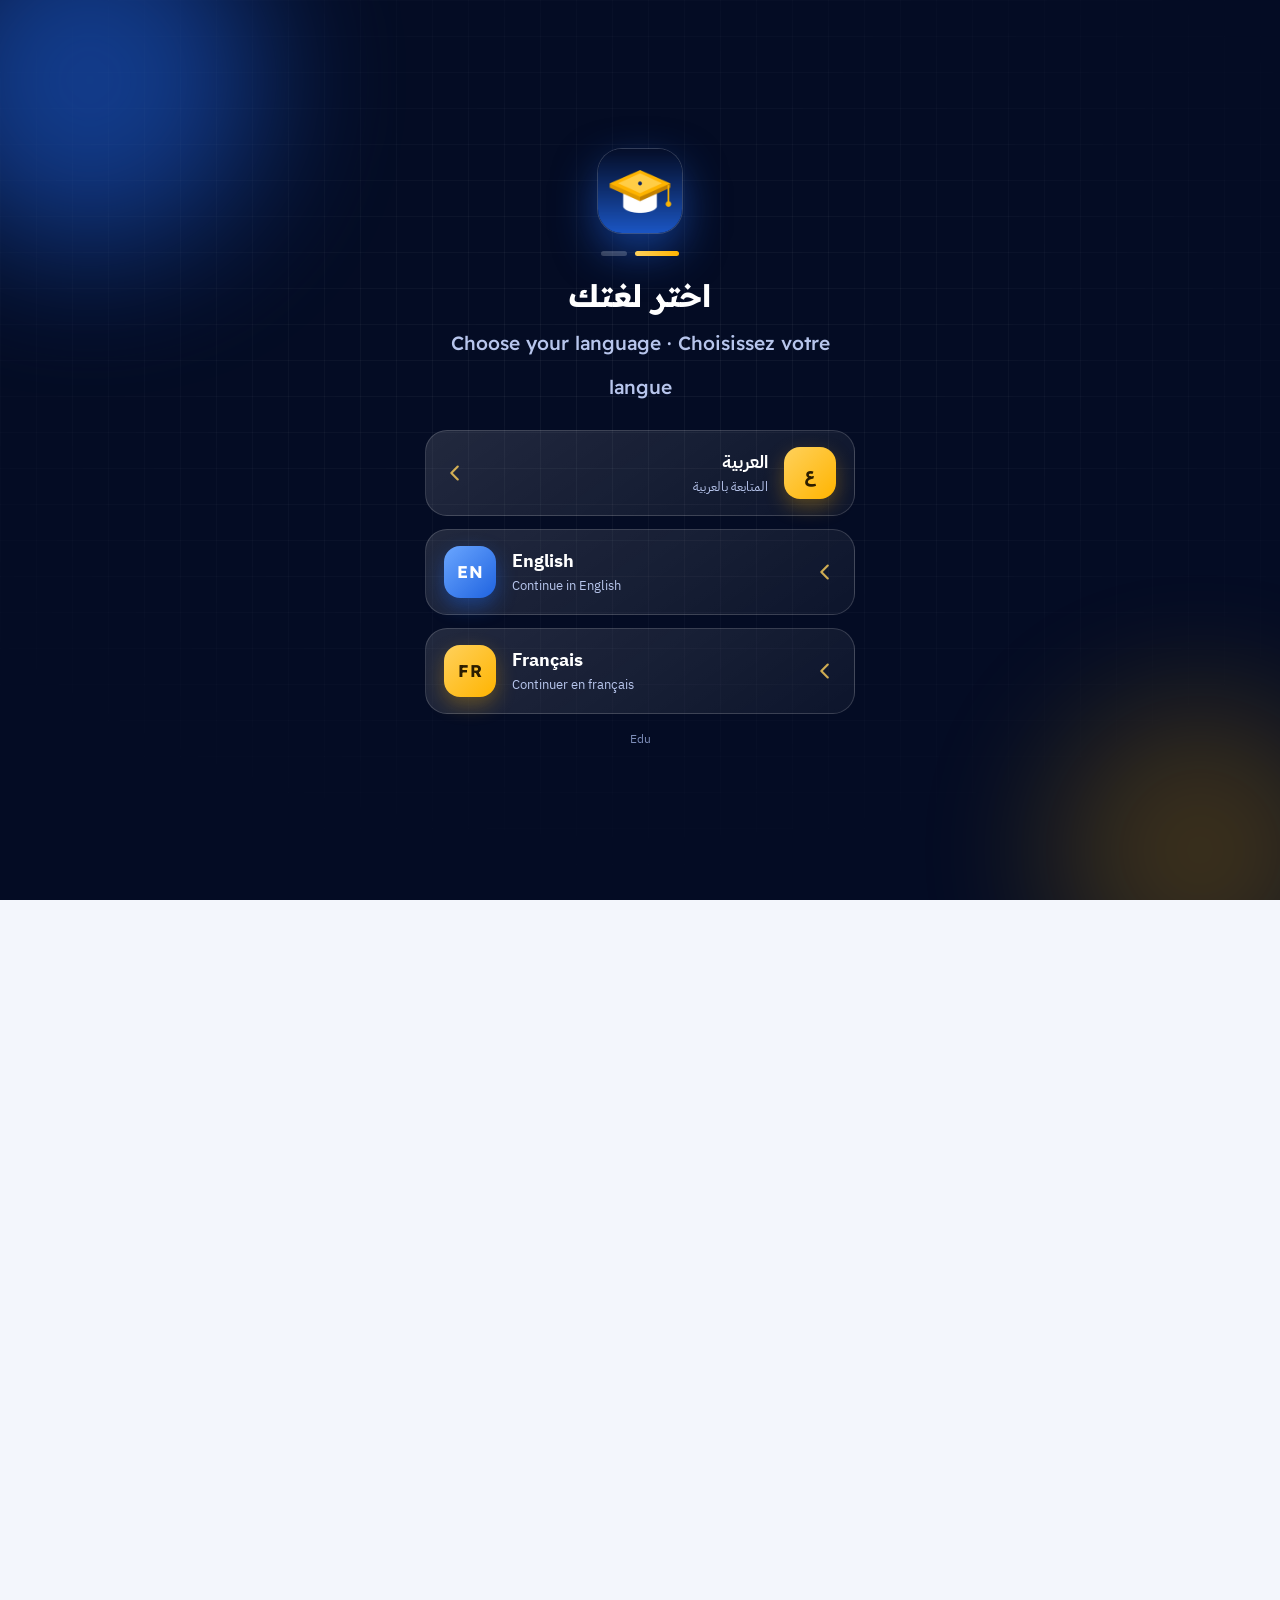
<file: index.html>
<!DOCTYPE html>
<html lang="ar" dir="rtl">
<head>
<meta charset="utf-8">
<meta name="viewport" content="width=device-width, initial-scale=1, viewport-fit=cover">
<title>Edu | منصة الاختبارات الإلكترونية والشهادات</title>
<meta name="description" content="أنشئ اختبارات MCQ بمدة ومواعيد محددة، وانشرها لطلابك بتنبيه، وصحّح تلقائيًا، وأصدر شهادات التفوق وأطلق دوري الأبطال. بوابة للطالب وبوابة للمعلم. تجربة مجانية 3 أيام.">
<meta name="theme-color" content="#050F2B">
<link rel="icon" type="image/png" sizes="32x32" href="assets/favicon-32.png">
<link rel="icon" type="image/png" sizes="192x192" href="assets/icon-192.png"><link rel="apple-touch-icon" sizes="180x180" href="assets/favicon.png"><meta name="apple-mobile-web-app-capable" content="yes"><meta name="apple-mobile-web-app-title" content="Edu">
<link rel="manifest" href="manifest.webmanifest">
<meta property="og:title" content="Edu — منصة الاختبارات الإلكترونية">
<meta property="og:image" content="assets/poster.jpg">
<link rel="preconnect" href="https://fonts.googleapis.com">
<link rel="preconnect" href="https://fonts.gstatic.com" crossorigin>
<link rel="stylesheet" href="https://fonts.googleapis.com/css2?family=IBM+Plex+Sans+Arabic:wght@400;500;600;700&family=Readex+Pro:wght@400;500;600;700&display=swap">
<link rel="stylesheet" href="assets/edu.css">
<script src="assets/edu.js" data-min="1900"></script>
<style>
:root{
  --navy:#050F2B; --navy2:#0A2260; --blue:#1F63E0; --sky:#4C8DFF; --amber:#FFB400; --amber2:#FFD15C; --teal:#13B59B;
  --ink:#0B1633; --mut:#55627F; --paper:#F3F6FC; --grid:#DCE4F5; --card:#fff; --line:#E1E8F6; --ok:#0E9F7E; --bad:#D6453D;
  --r:20px; --font-h:"Readex Pro","IBM Plex Sans Arabic",Tahoma,sans-serif; --font-b:"IBM Plex Sans Arabic","Readex Pro",Tahoma,sans-serif;
}
*{box-sizing:border-box;margin:0}
html{scroll-behavior:smooth;scroll-padding-top:84px;-webkit-text-size-adjust:100%}
body{font:400 16.5px/1.95 var(--font-b);color:var(--ink);background:var(--paper);overflow-x:hidden}
/* ورق مسطّر بالمربعات — هوية «كراسة الامتحان» */
.graph{background-color:var(--paper);background-image:linear-gradient(var(--grid) 1px,transparent 1px),linear-gradient(90deg,var(--grid) 1px,transparent 1px);background-size:34px 34px}
h1,h2,h3,h4{font-family:var(--font-h);line-height:1.5;font-weight:700;letter-spacing:0}
img,video{max-width:100%;display:block}
a{color:inherit}
.w{width:min(1160px,100% - 40px);margin-inline:auto}
:focus-visible{outline:3px solid var(--amber);outline-offset:3px;border-radius:8px}
.sr{position:absolute;width:1px;height:1px;overflow:hidden;clip:rect(0 0 0 0)}

/* ------------------------------ الأزرار ------------------------------ */
.btn{display:inline-flex;align-items:center;justify-content:center;gap:10px;padding:13px 26px;border-radius:14px;border:0;font:600 16px var(--font-h);cursor:pointer;text-decoration:none;transition:transform .18s,box-shadow .25s,background .25s;white-space:nowrap}
.btn:hover{transform:translateY(-3px)}
.btn svg{width:20px;height:20px;flex:none}
.b-amber{background:linear-gradient(135deg,var(--amber2),var(--amber));color:#2B1D00;box-shadow:0 10px 26px rgba(255,180,0,.35)}
.b-blue{background:linear-gradient(135deg,var(--sky),var(--blue));color:#fff;box-shadow:0 10px 26px rgba(31,99,224,.35)}
.b-navy{background:var(--navy2);color:#fff;box-shadow:0 10px 26px rgba(10,34,96,.3)}
.b-line{background:transparent;color:var(--navy2);box-shadow:inset 0 0 0 2px var(--navy2)}
.b-ghost{background:rgba(255,255,255,.1);color:#fff;box-shadow:inset 0 0 0 1.5px rgba(255,255,255,.35)}
.b-wa{background:linear-gradient(135deg,#25D366,#13A84F);color:#fff;box-shadow:0 10px 26px rgba(37,211,102,.32)}
.sm{padding:9px 18px;font-size:14.5px;border-radius:12px}

/* ------------------------------ الشريط العلوي ------------------------------ */
nav{position:sticky;top:0;z-index:50;background:rgba(243,246,252,.82);backdrop-filter:blur(14px);-webkit-backdrop-filter:blur(14px);border-bottom:1px solid var(--line);padding-top:env(safe-area-inset-top,0)}
nav .w{display:flex;align-items:center;justify-content:space-between;gap:14px;height:70px}
.brand{display:flex;align-items:center;gap:12px;text-decoration:none}
.brand img{width:44px;height:auto;border-radius:12px}
.brand b{white-space:nowrap;font:700 20px var(--font-h);color:var(--navy2);direction:ltr;letter-spacing:.2px}
.brand b i{font-style:normal;color:var(--amber)}
.links{display:flex;gap:26px}
.links a{text-decoration:none;color:var(--mut);font-weight:500;font-size:15px;position:relative;padding:4px 0}
.links a::after{content:"";position:absolute;inset:auto 0 -2px;height:3px;border-radius:3px;background:var(--amber);transform:scaleX(0);transition:transform .25s}
.links a:hover{color:var(--ink)} .links a:hover::after{transform:scaleX(1)}
.nbtn{display:flex;gap:8px}

/* ------------------------------ البطل ------------------------------ */
.hero{position:relative;padding:54px 0 0;overflow:hidden}
.hero::before{content:"";position:absolute;inset:0;background:radial-gradient(55% 60% at 88% 8%,rgba(76,141,255,.22),transparent 70%),radial-gradient(40% 45% at 5% 40%,rgba(19,181,155,.14),transparent 70%);pointer-events:none}
.hero .w{position:relative;display:grid;grid-template-columns:1.05fr .95fr;gap:54px;align-items:center}
.hero h1{font-size:clamp(34px,5.4vw,60px);line-height:1.38;color:var(--navy);max-width:15em}
.hero .lead{font-size:clamp(16.5px,2vw,19px);color:var(--mut);max-width:30em;margin:18px 0 28px}
.hero .cta{display:flex;flex-wrap:wrap;gap:12px}
.proof{display:flex;flex-wrap:wrap;gap:10px 22px;margin-top:30px;font-size:14.5px;color:var(--mut);font-weight:500}
.proof span{display:flex;align-items:center;gap:8px}
.proof svg{width:20px;height:20px;color:var(--teal)}

/* بطاقة الاختبار التفاعلية */
.demo{position:relative;max-width:470px;margin-inline:auto;width:100%}
.demo::before{content:"";position:absolute;inset:18px -14px -16px 14px;border-radius:30px;background:linear-gradient(135deg,var(--amber2),var(--amber));transform:rotate(-2.2deg);opacity:.9}
.sheet{position:relative;background:#fff;border-radius:28px;padding:22px 22px 20px;box-shadow:0 30px 70px rgba(10,34,96,.2),0 0 0 1px var(--line)}
.sheet-h{display:flex;align-items:center;justify-content:space-between;gap:12px;margin-bottom:6px}
.sheet-h b{font:600 14px var(--font-h);color:var(--mut)}
.ring{position:relative;width:48px;height:48px;flex:none}
.ring svg{width:48px;height:48px;transform:rotate(90deg) scaleX(-1)}
.ring circle{fill:none;stroke-width:5;stroke-linecap:round}
.ring .tr{stroke:#E6ECFA} .ring .fg{stroke:var(--blue);stroke-dasharray:113;stroke-dashoffset:0;transition:stroke-dashoffset 1s linear,stroke .3s}
.ring span{position:absolute;inset:0;display:grid;place-items:center;font:700 13px var(--font-h);color:var(--navy2)}
.prog{height:6px;border-radius:6px;background:#E6ECFA;margin:8px 0 16px;overflow:hidden}
.prog i{display:block;height:100%;width:33%;background:linear-gradient(90deg,var(--teal),var(--sky));border-radius:6px;transition:width .5s}
.q{font:600 21px/1.7 var(--font-h);color:var(--navy);margin-bottom:14px}
.opts{display:grid;gap:10px}
.opt{display:flex;align-items:center;gap:12px;width:100%;text-align:start;padding:12px 14px;border:2px solid var(--line);border-radius:14px;background:#fff;font:500 18px var(--font-h);color:var(--ink);cursor:pointer;transition:border-color .2s,background .2s,transform .15s}
.opt:hover:not(:disabled){border-color:var(--sky);transform:translateX(-3px)}
.opt em{flex:none;width:30px;height:30px;border-radius:9px;background:#EEF3FF;color:var(--navy2);font:600 14px var(--font-h);display:grid;place-items:center;font-style:normal;transition:.2s}
.opt.ok{border-color:var(--ok);background:#E8F8F3}.opt.ok em{background:var(--ok);color:#fff}
.opt.no{border-color:var(--bad);background:#FDECEA}.opt.no em{background:var(--bad);color:#fff}
.opt:disabled{cursor:default}
.fb{min-height:62px;margin-top:14px;border-radius:14px;padding:11px 14px;font-size:14.8px;line-height:1.8;background:#F3F7FF;color:var(--mut);display:flex;align-items:center;justify-content:space-between;gap:12px}
.fb.ok{background:#E8F8F3;color:#066650}.fb.no{background:#FFF3E0;color:#8A4B00}
.fb button{flex:none;border:0;background:var(--navy2);color:#fff;font:600 13px var(--font-h);padding:8px 14px;border-radius:10px;cursor:pointer}

/* ------------------------------ البوابات ------------------------------ */
.portals{position:relative;padding:64px 0 76px}
.sec-t{max-width:640px;margin-bottom:34px}
.sec-t h2{font-size:clamp(26px,4vw,40px);color:var(--navy)}
.sec-t p{color:var(--mut);margin-top:6px}
.sec-t.c{margin-inline:auto;text-align:center}
.pgrid{display:grid;grid-template-columns:1fr 1fr;gap:24px}
.portal{position:relative;display:grid;grid-template-columns:auto 1fr;gap:6px 24px;align-items:center;padding:30px 28px 28px;border-radius:30px;text-decoration:none;color:#fff;overflow:hidden;isolation:isolate;transition:transform .35s cubic-bezier(.2,.8,.2,1),box-shadow .35s;box-shadow:0 22px 50px rgba(5,15,43,.25)}
.portal.s{background:linear-gradient(150deg,#06303A 0%,#0A5F66 55%,#13B59B 130%)}
.portal.t{background:linear-gradient(150deg,#050F2B 0%,#0A2260 55%,#1F63E0 130%)}
.portal::before{content:"";position:absolute;z-index:-1;width:340px;height:340px;border-radius:50%;inset-block-start:-150px;inset-inline-end:-90px;background:radial-gradient(circle,rgba(255,255,255,.2),transparent 65%)}
.portal::after{content:"";position:absolute;z-index:-1;inset:0;background-image:linear-gradient(rgba(255,255,255,.06) 1px,transparent 1px),linear-gradient(90deg,rgba(255,255,255,.06) 1px,transparent 1px);background-size:30px 30px;-webkit-mask:linear-gradient(200deg,#000,transparent 60%);mask:linear-gradient(200deg,#000,transparent 60%)}
.portal:hover{transform:translateY(-8px) rotate(-.4deg);box-shadow:0 34px 70px rgba(5,15,43,.35)}
.portal .ic{grid-row:1/4;width:128px;height:128px;border-radius:34px;background:rgba(255,255,255,.14);border:1px solid rgba(255,255,255,.3);display:grid;place-items:center;backdrop-filter:blur(6px);transition:transform .4s cubic-bezier(.2,1.4,.3,1)}
.portal:hover .ic{transform:scale(1.07) rotate(-4deg)}
.portal .ic img{width:92px;height:92px;object-fit:contain;filter:drop-shadow(0 10px 14px rgba(0,0,0,.3))}
.portal h3{font-size:27px;line-height:1.4}
.portal p{color:#CFE0F5;font-size:15px;line-height:1.85}
.portal .go{margin-top:12px;display:inline-flex;align-items:center;gap:8px;justify-self:start;background:#fff;color:var(--navy);padding:10px 22px;border-radius:13px;font:700 15px var(--font-h);transition:gap .25s,background .25s}
.portal:hover .go{gap:14px;background:var(--amber2)}
.portal .go svg{width:18px;height:18px}

/* ------------------------------ الفيديو ------------------------------ */
.vsec{background:var(--navy);color:#fff;padding:84px 0;position:relative;overflow:hidden}
.vsec::before{content:"";position:absolute;inset:0;background:radial-gradient(50% 55% at 12% 20%,rgba(31,99,224,.5),transparent 70%),radial-gradient(40% 45% at 95% 95%,rgba(19,181,155,.28),transparent 70%);pointer-events:none}
.vsec .w{position:relative;display:grid;grid-template-columns:.8fr 1.2fr;gap:50px;align-items:center}
.vsec h2{font-size:clamp(27px,4vw,40px)}
.vsec p{color:#B9C6EA;margin:12px 0 22px}
.vlist{list-style:none;padding:0;display:grid;gap:10px;margin-bottom:26px}
.vlist li{display:flex;gap:12px;align-items:center;color:#DCE6FF}
.vlist li i{flex:none;width:34px;height:34px;border-radius:11px;background:rgba(255,255,255,.1);display:grid;place-items:center;color:var(--amber2)}
.vlist svg{width:19px;height:19px}
.frame{border-radius:22px;background:#0B1B4A;padding:10px;box-shadow:0 40px 90px rgba(0,0,0,.55),0 0 0 1px rgba(255,255,255,.1);transform:perspective(1400px) rotateY(3deg)}
.frame .bar{display:flex;align-items:center;gap:7px;padding:2px 8px 10px}
.frame .bar i{width:11px;height:11px;border-radius:50%;background:#ff5f57}.frame .bar i:nth-child(2){background:#febc2e}.frame .bar i:nth-child(3){background:#28c840}
.frame .bar span{margin-inline-start:auto;font:500 12px var(--font-h);color:#8FA2D4;direction:ltr}
.vbox{position:relative;border-radius:14px;overflow:hidden;background:#000;aspect-ratio:16/9}
.vbox video{width:100%;height:100%;object-fit:cover;display:block;background:#050F2B}
.play{position:absolute;inset:0;display:grid;place-items:center;border:0;cursor:pointer;background:linear-gradient(180deg,rgba(5,15,43,.15),rgba(5,15,43,.55));transition:opacity .3s}
.play span{width:92px;height:92px;border-radius:50%;background:linear-gradient(135deg,var(--amber2),var(--amber));display:grid;place-items:center;box-shadow:0 0 0 12px rgba(255,180,0,.22),0 18px 40px rgba(0,0,0,.45);animation:pulse 2.2s ease-out infinite}
.play svg{width:38px;height:38px;color:#2B1D00;margin-inline-end:-4px}
.play.hide{opacity:0;pointer-events:none}
@keyframes pulse{0%{box-shadow:0 0 0 0 rgba(255,180,0,.5),0 18px 40px rgba(0,0,0,.45)}100%{box-shadow:0 0 0 30px rgba(255,180,0,0),0 18px 40px rgba(0,0,0,.45)}}

/* ------------------------------ كيف تعمل ------------------------------ */
.sec{padding:84px 0}
.tabs{display:inline-flex;background:#fff;border:1px solid var(--line);border-radius:16px;padding:5px;gap:4px;margin-bottom:34px;box-shadow:0 8px 22px rgba(10,34,96,.06)}
.tabs button{border:0;background:transparent;padding:10px 24px;border-radius:12px;font:600 15.5px var(--font-h);color:var(--mut);cursor:pointer;transition:.25s}
.tabs button[aria-selected=true]{background:var(--navy2);color:#fff}
.steps{display:grid;grid-template-columns:repeat(3,1fr);gap:22px;counter-reset:s}
.steps[hidden]{display:none}
.step{position:relative;background:#fff;border:1px solid var(--line);border-radius:26px;padding:62px 26px 26px;box-shadow:0 14px 34px rgba(10,34,96,.06)}
.step::before{counter-increment:s;content:counter(s,arabic-indic);position:absolute;top:-24px;inset-inline-start:24px;width:58px;height:58px;border-radius:19px;background:linear-gradient(135deg,var(--amber2),var(--amber));color:#2B1D00;display:grid;place-items:center;font:700 26px var(--font-h);box-shadow:0 12px 24px rgba(255,180,0,.4);transform:rotate(-6deg)}
.step:nth-child(2)::before{background:linear-gradient(135deg,var(--sky),var(--blue));color:#fff;box-shadow:0 12px 24px rgba(31,99,224,.35);transform:rotate(4deg)}
.step:nth-child(3)::before{background:linear-gradient(135deg,#43D9BE,var(--teal));color:#05352D;box-shadow:0 12px 24px rgba(19,181,155,.35)}
.step h3{font-size:20px;margin-bottom:6px;color:var(--navy)}
.step p{color:var(--mut);font-size:15.5px}

/* ------------------------------ المزايا ------------------------------ */
.feat{display:grid;grid-template-columns:repeat(3,1fr);gap:20px}
.fc{background:#fff;border:1px solid var(--line);border-radius:24px;padding:26px 24px;transition:transform .3s,box-shadow .3s,border-color .3s}
.fc:hover{transform:translateY(-6px);box-shadow:0 22px 46px rgba(10,34,96,.12);border-color:#C9D8F6}
.fc i{display:grid;place-items:center;width:54px;height:54px;border-radius:17px;margin-bottom:14px;color:#fff}
.fc i svg{width:27px;height:27px}
.fc:nth-child(3n+1) i{background:linear-gradient(135deg,var(--sky),var(--blue))}
.fc:nth-child(3n+2) i{background:linear-gradient(135deg,#43D9BE,var(--teal))}
.fc:nth-child(3n) i{background:linear-gradient(135deg,var(--amber2),var(--amber));color:#2B1D00}
.fc h3{font-size:18.5px;color:var(--navy);margin-bottom:2px}
.fc p{color:var(--mut);font-size:15px;line-height:1.85}

/* ------------------------------ الشهادات ------------------------------ */
.csec{background:#fff;border-block:1px solid var(--line)}
.certs{display:grid;grid-template-columns:repeat(4,1fr);gap:18px}
.cert{border:0;padding:0;background:#fff;border-radius:18px;overflow:hidden;cursor:zoom-in;text-align:center;box-shadow:0 0 0 1px var(--line),0 12px 28px rgba(10,34,96,.08);transition:transform .3s,box-shadow .3s;font:inherit}
.cert:hover{transform:translateY(-6px) rotate(-.6deg);box-shadow:0 0 0 2px var(--amber),0 22px 44px rgba(10,34,96,.16)}
.cert img{width:100%;aspect-ratio:3/2;object-fit:cover;-webkit-user-drag:none;user-select:none}
.cert span{display:block;padding:11px 8px;font:600 14px var(--font-h);color:var(--navy2)}
.cnote{margin-top:28px;text-align:center;font:600 18px var(--font-h);color:var(--navy)}
.cnote b{color:#9A6A00;background:#FFF1C2;border-radius:10px;padding:2px 12px}
#lb{position:fixed;inset:0;background:rgba(3,9,28,.9);display:none;place-items:center;z-index:200;padding:16px;cursor:zoom-out}
#lb img{max-width:min(960px,100%);max-height:90vh;border-radius:14px;box-shadow:0 30px 80px #000}

/* ------------------------------ التحفيز ------------------------------ */
.msec{padding:84px 0;background:linear-gradient(160deg,#0A2260,#1F63E0 120%);color:#fff;position:relative;overflow:hidden}
.msec::before{content:"";position:absolute;inset:0;background-image:linear-gradient(rgba(255,255,255,.06) 1px,transparent 1px),linear-gradient(90deg,rgba(255,255,255,.06) 1px,transparent 1px);background-size:38px 38px;-webkit-mask:radial-gradient(circle at 50% 50%,#000,transparent 75%);mask:radial-gradient(circle at 50% 50%,#000,transparent 75%)}
.msec .w{position:relative}
.qwrap{max-width:820px;margin:0 auto;text-align:center;min-height:210px;display:grid;align-content:center}
.qmark{font:700 110px/0.6 var(--font-h);color:var(--amber);opacity:.9;height:54px}
.qtxt{font:600 clamp(23px,3.6vw,36px)/1.75 var(--font-h);transition:opacity .45s,transform .45s}
.qwho{display:inline-block;margin-top:18px;background:rgba(255,255,255,.14);border:1px solid rgba(255,255,255,.28);padding:3px 18px;border-radius:99px;font:500 14px var(--font-h);transition:opacity .45s}
.qwrap.swap .qtxt{opacity:0;transform:translateY(14px)} .qwrap.swap .qwho{opacity:0}
.dots{display:flex;justify-content:center;gap:9px;margin-top:30px}
.dots button{width:11px;height:11px;border-radius:99px;border:0;background:rgba(255,255,255,.35);cursor:pointer;padding:0;transition:.3s}
.dots button[aria-current=true]{width:34px;background:var(--amber)}
.mgrid{display:grid;grid-template-columns:repeat(3,1fr);gap:16px;margin-top:50px}
.mc{background:rgba(255,255,255,.09);border:1px solid rgba(255,255,255,.2);border-radius:22px;padding:22px;backdrop-filter:blur(4px)}
.mc b{display:block;font:700 18px var(--font-h);margin-bottom:4px}
.mc span{color:#CFE0FF;font-size:15px}
.mc em{font-style:normal;font-size:30px;display:block;margin-bottom:6px}

/* ------------------------------ الأسعار ------------------------------ */
.seg{display:inline-grid;grid-template-columns:1fr 1fr;position:relative;background:#fff;border:1px solid var(--line);border-radius:18px;padding:5px;box-shadow:0 10px 26px rgba(10,34,96,.08);margin-top:20px}
.seg button{position:relative;z-index:1;border:0;background:transparent;padding:11px 26px;border-radius:13px;font:600 15.5px var(--font-h);color:var(--mut);cursor:pointer;transition:color .25s;display:flex;align-items:center;gap:8px;justify-content:center}
.seg button[aria-pressed=true]{color:#fff}
.seg .thumb{position:absolute;z-index:0;inset-block:5px;width:calc(50% - 5px);inset-inline-start:5px;border-radius:13px;background:linear-gradient(135deg,var(--navy2),var(--blue));transition:transform .35s cubic-bezier(.3,1.3,.4,1)}
.seg[data-r=world] .thumb{transform:translateX(100%)}
[dir=rtl] .seg[data-r=world] .thumb{transform:translateX(-100%)}
.plans{display:grid;grid-template-columns:repeat(3,1fr);gap:22px;align-items:stretch;margin-top:46px}
.plan{position:relative;background:#fff;border:1px solid var(--line);border-radius:28px;padding:34px 26px 26px;display:flex;flex-direction:column;box-shadow:0 14px 34px rgba(10,34,96,.06);transition:transform .3s,box-shadow .3s}
.plan:hover{transform:translateY(-6px);box-shadow:0 26px 54px rgba(10,34,96,.14)}
.plan.hot{background:linear-gradient(170deg,#0A2260,#123C9C);color:#fff;border:0;box-shadow:0 30px 70px rgba(10,34,96,.4)}
@media(min-width:861px){.plan.hot{transform:translateY(-14px)}.plan.hot:hover{transform:translateY(-20px)}}
.ribbon{position:absolute;top:-15px;inset-inline-start:50%;transform:translateX(50%);background:linear-gradient(135deg,var(--amber2),var(--amber));color:#2B1D00;font:700 13px var(--font-h);padding:3px 18px;border-radius:99px;white-space:nowrap;box-shadow:0 8px 18px rgba(255,180,0,.4)}
[dir=ltr] .ribbon{transform:translateX(-50%)}
.plan h3{font-size:21px}
.pr{display:flex;align-items:baseline;gap:8px;margin:10px 0 2px;direction:rtl}
.pr b{font:700 56px/1.1 var(--font-h);color:var(--navy2);transition:transform .3s}
.plan.hot .pr b{color:#fff}
.pr small{font:600 20px var(--font-h);color:var(--mut)}
.plan.hot .pr small{color:#B9C6EA}
.pm{font-size:14px;color:var(--mut)} .plan.hot .pm{color:#B9C6EA}
.sv{align-self:flex-start;margin:10px 0 0;font:600 13px var(--font-h);background:#E4F7F2;color:#066650;padding:2px 12px;border-radius:99px}
.plan.hot .sv{background:rgba(19,181,155,.25);color:#7BF0D6}
.plan ul{list-style:none;padding:0;margin:18px 0 24px;display:grid;gap:8px;font-size:15px}
.plan li{display:flex;gap:10px;align-items:flex-start;line-height:1.7}
.plan li::before{content:"";flex:none;width:20px;height:20px;margin-top:3px;border-radius:50%;background:var(--teal) url("data:image/svg+xml,%3Csvg xmlns='http://www.w3.org/2000/svg' viewBox='0 0 20 20'%3E%3Cpath d='M5.5 10.5l3 3 6-6.5' fill='none' stroke='white' stroke-width='2.2' stroke-linecap='round' stroke-linejoin='round'/%3E%3C/svg%3E") center/contain no-repeat}
.plan .btn{margin-top:auto;width:100%}
.extra{display:flex;gap:10px;flex-wrap:wrap;justify-content:center;margin-top:34px;color:var(--mut);font-size:14.5px;align-items:center}
.extra b{background:#fff;border:1px solid var(--line);padding:3px 16px;border-radius:99px;font-weight:600;color:var(--ink)}
.paynote{text-align:center;margin-top:14px;color:var(--mut);font-size:14.5px}

/* ------------------------------ الختام ------------------------------ */
.end{position:relative;overflow:hidden;border-radius:36px;padding:64px 28px;text-align:center;color:#fff;background:linear-gradient(150deg,#050F2B,#0A2260 60%,#1F63E0 140%);box-shadow:0 30px 70px rgba(5,15,43,.35)}
.end::before{content:"";position:absolute;inset:0;background-image:linear-gradient(rgba(255,255,255,.05) 1px,transparent 1px),linear-gradient(90deg,rgba(255,255,255,.05) 1px,transparent 1px);background-size:36px 36px;-webkit-mask:radial-gradient(circle,#000,transparent 75%);mask:radial-gradient(circle,#000,transparent 75%)}
.end>*{position:relative}
.end img{width:96px;margin:0 auto 16px;background:#fff;border-radius:28px;padding:12px;box-shadow:0 18px 44px rgba(0,0,0,.4)}
.end h2{font-size:clamp(27px,4.2vw,42px)}
.end p{color:#B9C6EA;margin:10px auto 28px;max-width:34em}
.end .cta{display:flex;flex-wrap:wrap;gap:12px;justify-content:center}
footer{padding:36px 0 110px;color:var(--mut);font-size:14.5px}
footer .w{display:flex;flex-wrap:wrap;gap:16px;align-items:center;justify-content:space-between}
footer .brand img{width:36px;border-radius:10px}
.fl{display:flex;gap:20px;flex-wrap:wrap}.fl a{text-decoration:none}.fl a:hover{color:var(--ink)}
.fw{position:fixed;left:16px;bottom:calc(16px + env(safe-area-inset-bottom,0px));width:60px;height:60px;border-radius:50%;background:#25D366;display:grid;place-items:center;box-shadow:0 10px 28px rgba(0,0,0,.3);z-index:40;transition:transform .2s}
.fw:hover{transform:scale(1.08)} .fw svg{width:33px;height:33px}

/* حركة الدخول الوحيدة: تتابع الهيرو بعد زوال شاشة التحميل */
.hero .in{opacity:0;transform:translateY(22px)}
html.ld-done .hero .in,.noldr .hero .in{opacity:1;transform:none;transition:opacity .8s cubic-bezier(.2,.8,.2,1),transform .8s cubic-bezier(.2,.8,.2,1);transition-delay:calc(var(--i,0)*.12s)}

/* ------------------------------ تجاوب ------------------------------ */
@media(max-width:980px){
  .hero .w,.vsec .w{grid-template-columns:1fr}
  .hero{padding-top:36px}
  .hero h1{max-width:none}
  .links{display:none}
  .frame{transform:none}
  .certs{grid-template-columns:repeat(2,1fr)}
  .feat{grid-template-columns:repeat(2,1fr)}
}
@media(max-width:860px){
  .pgrid,.steps,.plans,.mgrid{grid-template-columns:1fr}
  .steps{gap:40px}.plans{gap:34px}
  .sec,.vsec,.msec{padding:60px 0}
  .portals{padding:48px 0 56px}
  .portal{grid-template-columns:1fr;text-align:center;justify-items:center;padding:26px 20px}
  .portal .ic{grid-row:auto;width:112px;height:112px}
  .portal .go{justify-self:center}
  .plan.hot{order:-1}
}
@media(max-width:560px){
  .w{width:min(1160px,100% - 32px)}
  .nbtn .btn span{display:none}.nbtn .btn{padding:9px 13px}
  .brand b{font-size:15.5px}.brand img{width:34px}.brand{gap:8px}
  .feat,.certs{grid-template-columns:1fr}
  .certs{gap:14px}
  .sheet{padding:18px 16px}
  .q{font-size:19px}
  .tabs{display:flex}.tabs button{flex:1;padding:10px 12px}
  .seg button{padding:11px 16px;font-size:14.5px}
  .hero .cta .btn{flex:1 1 100%}
  .pr b{font-size:50px}
}
@media(prefers-reduced-motion:reduce){*{animation:none!important;transition:none!important;scroll-behavior:auto!important}.hero .in{opacity:1;transform:none}}
</style>
<link rel="stylesheet" href="ui.css"><script src="i18n-dict.js"></script><script src="i18n.js" data-gate="1"></script><script src="ui.js"></script>
</head>
<body>

<!-- أيقونات مشتركة -->
<svg width="0" height="0" style="position:absolute" aria-hidden="true"><defs>
<symbol id="i-arrow" viewBox="0 0 24 24"><path d="M19 12H5M11 6l-6 6 6 6" fill="none" stroke="currentColor" stroke-width="2.4" stroke-linecap="round" stroke-linejoin="round"/></symbol>
<symbol id="i-check" viewBox="0 0 24 24"><circle cx="12" cy="12" r="10" fill="currentColor" opacity=".18"/><path d="M7.5 12.5l3 3 6-6.5" fill="none" stroke="currentColor" stroke-width="2.4" stroke-linecap="round" stroke-linejoin="round"/></symbol>
<symbol id="i-play" viewBox="0 0 24 24"><path d="M7 4.5v15a1 1 0 0 0 1.5.9l12-7.5a1 1 0 0 0 0-1.8l-12-7.5A1 1 0 0 0 7 4.5z" fill="currentColor"/></symbol>
<symbol id="i-wa" viewBox="0 0 32 32"><path fill="currentColor" d="M16 3a13 13 0 0 0-11 19.8L3 29l6.4-2A13 13 0 1 0 16 3zm0 2.4a10.6 10.6 0 1 1-5.6 19.6l-.4-.2-3.800 1.200 1.200-3.700-.3-.4A10.600 10.600 0 0 1 16 5.400zm-4 5.200c-.3 0-.7.1-1 .5-.4.4-1.300 1.300-1.300 3.100s1.300 3.600 1.500 3.800 2.600 4 6.400 5.500c3.200 1.200 3.800 1 4.500.9.700-.1 2.200-.9 2.500-1.800s.3-1.600.2-1.800c-.1-.2-.4-.3-.8-.5l-2.600-1.200c-.3-.1-.6-.2-.8.200l-1.100 1.300c-.2.300-.4.300-.8.100-.4-.2-1.600-.6-3-1.900-1.100-1-1.900-2.200-2.100-2.600-.2-.4 0-.6.200-.8l.6-.7c.2-.2.200-.4.400-.6.100-.3.100-.5 0-.7l-1.100-2.700c-.3-.7-.6-.6-.8-.6z"/></symbol>
</defs></svg>

<nav><div class="w">
  <a class="brand" href="#top" aria-label="Edu"><img src="assets/icon-192.png" alt="" width="44" height="47"><b>Edu</b></a>
  <div class="links"><a href="#video">شاهد المنصة</a><a href="#how">كيف تعمل</a><a href="#feat">المزايا</a><a href="#certs">الشهادات</a></div>
  <div class="nbtn">
    <a class="btn b-line sm" href="exam.html"><svg viewBox="0 0 24 24" fill="none" stroke="currentColor" stroke-width="2" stroke-linecap="round" stroke-linejoin="round"><path d="M22 10L12 5 2 10l10 5 10-5z"/><path d="M6 12v5c3 2 9 2 12 0v-5"/></svg><span>بوابة</span> الطالب</a>
    <a class="btn b-amber sm" href="teacher.html"><svg viewBox="0 0 24 24" fill="none" stroke="currentColor" stroke-width="2" stroke-linecap="round" stroke-linejoin="round"><rect x="3" y="3" width="18" height="12" rx="2"/><path d="M8 21h8M12 15v6"/></svg><span>بوابة</span> المعلم</a>
  </div>
</div></nav>

<main id="top">
<!-- ======================= البطل ======================= -->
<header class="hero graph">
  <div class="w">
    <div>
      <h1 class="in" style="--i:0">اختبارات إلكترونية، ونتيجتك تظهر في اللحظة</h1>
      <p class="lead in" style="--i:1">يكتب المعلم أسئلته ويحدد مدة الاختبار وموعد بدايته ونهايته، فيصل الطلاب تنبيه برمز الدخول. يدخل الطالب من هاتفه ويجيب، وتظهر درجته فور التسليم، وتصله شهادة تفوق إن حصل على الدرجة النهائية.</p>
      <div class="cta in" style="--i:2">
        <a class="btn b-blue" href="exam.html"><svg viewBox="0 0 24 24" fill="none" stroke="currentColor" stroke-width="2" stroke-linecap="round" stroke-linejoin="round"><path d="M22 10L12 5 2 10l10 5 10-5z"/><path d="M6 12v5c3 2 9 2 12 0v-5"/></svg>ادخل كطالب</a>
        <a class="btn b-amber" href="teacher.html"><svg viewBox="0 0 24 24" fill="none" stroke="currentColor" stroke-width="2" stroke-linecap="round" stroke-linejoin="round"><rect x="3" y="3" width="18" height="12" rx="2"/><path d="M8 21h8M12 15v6"/></svg>ادخل كمعلم</a>
      </div>
      <div class="proof in" style="--i:3">
        <span><svg><use href="#i-check"/></svg>٣ أيام تجربة مجانية للمعلمين</span>
        <span><svg><use href="#i-check"/></svg>عدد غير محدود من الطلاب</span>
        <span><svg><use href="#i-check"/></svg>شهادة تفوق لأصحاب الدرجة النهائية</span>
      </div>
    </div>

    <!-- جرّب اختبارًا الآن -->
    <div class="demo in" style="--i:2" aria-label="تجربة اختبار تفاعلي">
      <div class="sheet">
        <div class="sheet-h"><b id="dq-n">سؤال ١ من ٣ — جرّب بنفسك</b>
          <div class="ring" aria-label="المؤقّت"><svg viewBox="0 0 48 48"><circle class="tr" cx="24" cy="24" r="18"/><circle class="fg" id="dq-ring" cx="24" cy="24" r="18"/></svg><span id="dq-t">٢٠</span></div></div>
        <div class="prog"><i id="dq-p"></i></div>
        <div class="q" id="dq-q"></div>
        <div class="opts" id="dq-o"></div>
        <div class="fb" id="dq-f"><span>اختر إجابتك قبل انتهاء الوقت.</span></div>
      </div>
    </div>
  </div>

  <!-- ======================= البوابات ======================= -->
  <div class="portals" id="portals"><div class="w" style="display:block">
    <div class="sec-t"><h2>اختر بوابتك</h2><p>كل بوابة مصمّمة لدورك: ادخل واكمل من حيث توقفت.</p></div>
    <div class="pgrid">
      <a class="portal s" href="exam.html" aria-label="بوابة الطالب">
        <div class="ic"><img src="assets/student.png" alt="" width="92" height="92"></div>
        <h3>بوابة الطالب</h3>
        <p>اشترك مع معلميك لتصلك تنبيهات الاختبارات، وادخل برمز الاختبار، واعرف درجتك فور التسليم، وتابع إحصائياتك وتقويمك وشهاداتك وفيديوهات الحل.</p>
        <span class="go">ادخل الآن <svg><use href="#i-arrow"/></svg></span>
      </a>
      <a class="portal t" href="teacher.html" aria-label="بوابة المعلم">
        <div class="ic"><img src="assets/teacher.png" alt="" width="92" height="92"></div>
        <h3>بوابة المعلم</h3>
        <p>أنشئ اختباراتك وانشرها بتنبيه لطلابك، ووجّهها لمجموعات بعينها، وتابع النتائج والرسوم البيانية، وأصدر الشهادات وأطلق دوري الأبطال من لوحة واحدة.</p>
        <span class="go">ادخل الآن <svg><use href="#i-arrow"/></svg></span>
      </a>
    </div>
  </div></div>
</header>

<!-- ======================= الفيديو ======================= -->
<section class="vsec" id="video"><div class="w">
  <div>
    <h2>المنصة كاملة في ٢٨ ثانية</h2>
    <p>شاهد كيف يدخل الطالب اختباره برمز الدخول، وكيف ينشئ المعلم اختباراته ويتابع نتائج طلابه.</p>
    <ul class="vlist">
      <li><i><svg viewBox="0 0 24 24" fill="none" stroke="currentColor" stroke-width="2" stroke-linecap="round" stroke-linejoin="round"><circle cx="12" cy="13" r="8"/><path d="M12 9v4l2 2M9 2h6"/></svg></i>مدة محددة للاختبار وموعد بداية ونهاية للدخول</li>
      <li><i><svg viewBox="0 0 24 24" fill="none" stroke="currentColor" stroke-width="2" stroke-linecap="round" stroke-linejoin="round"><path d="M13 2L4 14h7l-1 8 9-12h-7z"/></svg></i>نتيجة فورية عند انتهاء الاختبار</li>
      <li><i><svg viewBox="0 0 24 24" fill="none" stroke="currentColor" stroke-width="2" stroke-linecap="round" stroke-linejoin="round"><path d="M18 20V10M12 20V4M6 20v-6"/></svg></i>نتائج ورسوم بيانية لكل طالب ولكل اختبار</li>
    </ul>
    <a class="btn b-amber" href="teacher.html">ابدأ تجربتك المجانية</a>
  </div>
  <div class="frame">
    <div class="bar"><i></i><i></i><i></i><span>Edu Pro</span></div>
    <div class="vbox">
      <video id="promo" controls preload="metadata" playsinline poster="assets/poster.jpg" aria-label="فيديو تعريفي بمنصة Edu">
        <source src="assets/promo.mp4" type="video/mp4">
      </video>
      <button class="play" id="playbtn" aria-label="تشغيل الفيديو"><span><svg><use href="#i-play"/></svg></span></button>
    </div>
  </div>
</div></section>

<!-- ======================= كيف تعمل ======================= -->
<section class="sec" id="how"><div class="w">
  <div class="sec-t"><h2>ثلاث خطوات من البداية إلى النتيجة</h2></div>
  <div class="tabs" role="tablist">
    <button role="tab" aria-selected="true" data-t="teacher">للمعلم</button>
    <button role="tab" aria-selected="false" data-t="student">للطالب</button>
  </div>
  <div class="steps" id="st-teacher">
    <div class="step"><h3>أنشئ اختبارك</h3><p>اكتب الأسئلة وخياراتها (مع صورة للسؤال عند الحاجة)، وحدّد مدة الاختبار وموعدي البداية والانتهاء.</p></div>
    <div class="step"><h3>انشر الاختبار</h3><p>لكل اختبار رمز دخول، ويصل التنبيه بالرمز والمواعيد لمشتركيك أو لمجموعة محددة منهم.</p></div>
    <div class="step"><h3>تابع النتائج وكرّم المتفوقين</h3><p>ترتيب الطلاب ورسوم الأداء، وشهادة تفوق تلقائية لأصحاب الدرجة النهائية، وفيديو الحل لمن أنهى الاختبار.</p></div>
  </div>
  <div class="steps" id="st-student" hidden>
    <div class="step"><h3>أنشئ حسابك واشترك</h3><p>سجّل ببريدك ورقم هاتفك، ثم ابحث عن معلمك في صفحة «المعلمون» واشترك ليصلك تنبيه كل اختبار.</p></div>
    <div class="step"><h3>ادخل برمز الاختبار</h3><p>اكتب الرمز في موعد الاختبار وأجب خلال المدة المحددة. لكل اختبار محاولة واحدة.</p></div>
    <div class="step"><h3>اعرف نتيجتك فورًا</h3><p>تظهر درجتك مباشرة، وتتابع إحصائياتك وشهاداتك، وتتنافس في دوري الأبطال وتراسل معلمك.</p></div>
  </div>
</div></section>

<!-- ======================= المزايا ======================= -->
<section class="sec csec" id="feat"><div class="w">
  <div class="sec-t c"><h2>لماذا Edu؟</h2><p>كل ما يحتاجه المعلم والطالب، بدون تعقيد.</p></div>
  <div class="feat">
    <div class="fc"><i><svg viewBox="0 0 24 24" fill="none" stroke="currentColor" stroke-width="2" stroke-linecap="round" stroke-linejoin="round"><rect x="4" y="10" width="16" height="11" rx="2"/><path d="M8 10V7a4 4 0 0 1 8 0v3"/></svg></i><h3>رمز دخول لكل اختبار</h3><p>لا يدخل الطالب إلا بالرمز، وفي الموعد الذي حدده المعلم.</p></div>
    <div class="fc"><i><svg viewBox="0 0 24 24" fill="none" stroke="currentColor" stroke-width="2" stroke-linecap="round" stroke-linejoin="round"><circle cx="12" cy="12" r="9"/><path d="M12 8v4l3 2"/></svg></i><h3>محاولة واحدة للطالب</h3><p>لا يدخل الطالب الاختبار إلا مرة واحدة، فتبقى النتائج عادلة.</p></div>
    <div class="fc"><i><svg viewBox="0 0 24 24" fill="none" stroke="currentColor" stroke-width="2" stroke-linecap="round" stroke-linejoin="round"><circle cx="12" cy="12" r="9"/><path d="M3 12h18M12 3a14 14 0 0 1 0 18M12 3a14 14 0 0 0 0 18"/></svg></i><h3>أرقام من كل دول العالم</h3><p>يسجّل الطالب برقم هاتفه الدولي بسهولة.</p></div>
    <div class="fc"><i><svg viewBox="0 0 24 24" fill="none" stroke="currentColor" stroke-width="2" stroke-linecap="round" stroke-linejoin="round"><path d="M13 2L4 14h7l-1 8 9-12h-7z"/></svg></i><h3>تصحيح فوري ودقيق</h3><p>تظهر الدرجة والنسبة والمدة مباشرة بعد التسليم.</p></div>
    <div class="fc"><i><svg viewBox="0 0 24 24" fill="none" stroke="currentColor" stroke-width="2" stroke-linecap="round" stroke-linejoin="round"><path d="M17 21v-2a4 4 0 0 0-4-4H5a4 4 0 0 0-4 4v2"/><circle cx="9" cy="7" r="4"/><path d="M23 21v-2a4 4 0 0 0-3-3.9M16 3.1a4 4 0 0 1 0 7.8"/></svg></i><h3>تنبيهات ومراسلة</h3><p>تنبيه بمواعيد الاختبارات، ومراسلة مباشرة بين الطالب ومعلمه.</p></div>
    <div class="fc"><i><svg viewBox="0 0 24 24" fill="none" stroke="currentColor" stroke-width="2" stroke-linecap="round" stroke-linejoin="round"><circle cx="12" cy="9" r="6"/><path d="M8.5 14L7 22l5-3 5 3-1.500-8"/></svg></i><h3>تكريم المتفوقين</h3><p>تصل شهادة التفوق تلقائيًا لصاحب الدرجة النهائية، ويمكن للمعلم منح الشهادات بنفسه.</p></div>
  </div>
</div></section>

<!-- ======================= الشهادات ======================= -->
<section class="sec" id="certs"><div class="w">
  <div class="sec-t c"><h2>شهادات التقدير والتحفيز</h2><p>تصاميم تناسب كل مجال — اضغط على أي شهادة لعرضها كبيرة</p></div>
  <div class="certs">
    <button class="cert" data-src="assets/cert1.webp"><img src="assets/cert1.webp" alt="شهادة إسلامية"><span>القرآن والعلوم الشرعية</span></button>
    <button class="cert" data-src="assets/cert2.webp"><img src="assets/cert2.webp" alt="شهادة البرمجة"><span>البرمجة والحاسوب</span></button>
    <button class="cert" data-src="assets/cert3.webp"><img src="assets/cert3.webp" alt="شهادة اللغات"><span>اللغات</span></button>
    <button class="cert" data-src="assets/cert4.webp"><img src="assets/cert4.webp" alt="شهادة العلوم"><span>الرياضيات والعلوم</span></button>
  </div>
  <p class="cnote">جميع الشهادات مجانية بالكامل دون أي رسوم</p>
</div></section>

<!-- ======================= التحفيز ======================= -->
<section class="msec" id="motivate"><div class="w">
  <div class="qwrap" id="qwrap" aria-live="polite">
    <div class="qmark" aria-hidden="true">“</div>
    <div class="qtxt" id="qtxt"></div>
    <div><span class="qwho" id="qwho"></span></div>
  </div>
  <div class="dots" id="qdots" role="tablist" aria-label="رسائل تحفيزية"></div>
  <div class="mgrid">
    <div class="mc"><em>🎯</em><b>للطالب</b><span>ذاكر بذكاء، وثق بنفسك. الاختبار مرآة لجهدك وليس حكمًا على قدرك.</span></div>
    <div class="mc"><em>🌟</em><b>للمعلم</b><span>كل اختبار تصنعه يفتح لطالب بابًا للفهم. أنت تصنع الفرق في كل نتيجة.</span></div>
    <div class="mc"><em>🏆</em><b>للجميع</b><span>التميّز لا يأتي صدفة؛ هو اجتهاد صغير يتكرر كل يوم.</span></div>
  </div>
</div></section>
  <br><br>
<!-- ======================= الأسعار ======================= -->
<section class="sec" id="price"><div class="w">
  <div class="sec-t c"><h2>اشتراك واضح بدون رسوم خفية</h2><p>ابدأ بتجربة مجانية ٣ أيام، ثم اختر المدة المناسبة.</p>
  </div>
  <div class="plans" id="plans"></div>
  <div class="extra">الكورسات والكتب والشهادات الإلكترونية مجانية بالكامل.</div>
  <p class="paynote">أسعار اشتراكات المعلمين موضحة أعلاه، أما الكورسات والكتب والشهادات فهي مجانية بالكامل.</p>
</div></section>

<!-- ======================= الختام ======================= -->
<section style="padding:0 0 70px"><div class="w"><div class="end">
  <img src="assets/icon-192.png" alt="" width="96" height="102">
  <h2>جاهز لتبدأ؟</h2>
  <p>سواء كنت معلمًا يبني اختباره الأول أو طالبًا يستعد لاختباره القادم، بوابتك جاهزة.</p>
  <div class="cta">
    <a class="btn b-blue" href="exam.html">بوابة الطالب</a>
    <a class="btn b-amber" href="teacher.html">بوابة المعلم</a>
    <a class="btn b-ghost" data-msg="مرحباً، أريد الاستفسار عن خدمة Edu" href="#">تواصل واتساب</a>
  </div>
</div></div></section>
</main>

<footer><div class="w">
  <a class="brand" href="#top"><img src="assets/icon-192.png" alt="" width="36" height="38"><b>Edu</b></a>
  <div class="fl"><a href="exam.html">بوابة الطالب</a><a href="teacher.html">بوابة المعلم</a></div>
  <span>© Edu — جميع الحقوق محفوظة</span>
</div></footer>

<a class="fw" data-msg="مرحباً، أريد الاستفسار عن خدمة Edu" href="#" aria-label="تواصل عبر واتساب"><svg viewBox="0 0 32 32" style="color:#fff"><use href="#i-wa"/></svg></a>
<div id="lb"><img alt=""></div>

<script>
(function(){
"use strict";
var $=function(s,r){return (r||document).querySelector(s)}, $$=function(s,r){return [].slice.call((r||document).querySelectorAll(s))};
var AR="٠١٢٣٤٥٦٧٨٩"; function ar(n){return String(n).replace(/\d/g,function(d){return AR[d]})}
var WA=EDU.WA;
function wa(msg){return "https://wa.me/"+WA+"?text="+encodeURIComponent(msg)}
$$("[data-msg]").forEach(function(a){a.href=wa(a.dataset.msg);a.target="_blank";a.rel="noopener"});

/* ---------- قفل الهوية: بعد إنشاء الحساب يبقى زر الهوية المناسبة فقط ---------- */
(function(){
  var role=null;try{role=localStorage.getItem("edu_role")}catch(e){}
  if(role!=="student"&&role!=="teacher")return;
  var drop=role==="teacher"?"exam.html":"teacher.html";
  $$('a[href="'+drop+'"]').forEach(function(a){a.remove()});
  $$(".portal").forEach(function(p){if(p.getAttribute("href")===drop)p.remove()});
  var g=$(".pgrid");if(g){g.style.gridTemplateColumns="minmax(0,620px)";g.style.justifyContent="center"}
  var mine=role==="teacher"?"بوابة المعلم":"بوابة الطالب";
  var t=$(".portals .sec-t h2");if(t)t.textContent="مرحبًا بعودتك";
  var tp=$(".portals .sec-t p");if(tp)tp.textContent=role==="teacher"?"أنت مسجّل كمعلم — بوابتك جاهزة.":"أنت مسجّل كطالب — بوابتك جاهزة.";
  if(role==="student"){
    $$(".tabs button").forEach(function(b){if(b.dataset.t==="teacher")b.remove()});
    var st=$("#st-teacher");if(st)st.remove();
    var tb=$$(".tabs button")[0];if(tb){tb.setAttribute("aria-selected","true");tb.textContent="رحلتك كطالب"}
    var ss=$("#st-student");if(ss)ss.hidden=false;
    var pr=$("#price");if(pr)pr.style.display="none";
    $$('a[href="#price"]').forEach(function(a){a.remove()});
  }else{
    $$(".tabs button").forEach(function(b){if(b.dataset.t==="student")b.remove()});
    var ss2=$("#st-student");if(ss2)ss2.remove();
    var tb2=$$(".tabs button")[0];if(tb2)tb2.textContent="رحلتك كمعلم";
  }
  var tabs=$(".tabs");if(tabs&&$$("button",tabs).length===1)tabs.style.pointerEvents="none";
  document.documentElement.setAttribute("data-role",role);
})();

/* لو لم تظهر شاشة التحميل لأي سبب لا نترك الهيرو مخفيًا */
setTimeout(function(){document.documentElement.classList.add("noldr")},7000);

/* ---------- اختبار تجريبي في الهيرو ---------- */
var QS=[
 {q:"ما ناتج ٦ × ٧ ؟",o:["٣٦","٤٢","٤٨"],a:1},
 {q:"ما عاصمة المملكة العربية السعودية؟",o:["جدة","الدمام","الرياض"],a:2},
 {q:"كم عدد أركان الإسلام؟",o:["أربعة","خمسة","ستة"],a:1}
];
var okMsg=["أحسنت! هكذا تظهر نتيجتك فور الانتهاء.","إجابة صحيحة! استمر على هذا المستوى.","ممتاز! هذا ما يصنعه الاجتهاد."];
var noMsg="لا بأس — الإجابة الصحيحة ظاهرة أمامك. كل خطأ خطوة نحو الإتقان.";
var di=0,answered=false,tm,left=20,TOT=20,CIRC=113;
var dq={n:$("#dq-n"),q:$("#dq-q"),o:$("#dq-o"),f:$("#dq-f"),p:$("#dq-p"),t:$("#dq-t"),r:$("#dq-ring")};
function renderQ(){
  var x=QS[di]; answered=false; left=TOT;
  dq.n.textContent="سؤال "+ar(di+1)+" من "+ar(QS.length)+" — جرّب بنفسك";
  dq.p.style.width=((di+1)/QS.length*100)+"%";
  dq.q.textContent=x.q;
  dq.o.innerHTML="";
  x.o.forEach(function(t,i){
    var b=document.createElement("button");b.type="button";b.className="opt";
    b.innerHTML="<em>"+"أبج"[i]+"</em><span></span>";b.lastChild.textContent=t;
    b.onclick=function(){pick(i)};dq.o.appendChild(b);
  });
  dq.f.className="fb";dq.f.innerHTML="<span>اختر إجابتك قبل انتهاء الوقت.</span>";
  tick(true);
}
function tick(reset){
  clearInterval(tm);
  paintT();
  tm=setInterval(function(){
    if(answered){clearInterval(tm);return}
    left--; paintT();
    if(left<=0){clearInterval(tm);reveal(-1)}
  },1000);
}
function paintT(){dq.t.textContent=ar(Math.max(left,0));dq.r.style.strokeDashoffset=(CIRC*(1-left/TOT));dq.r.style.stroke=left<=5?"#D6453D":"";}
function pick(i){if(answered)return;answered=true;clearInterval(tm);reveal(i)}
function reveal(i){
  var x=QS[di],bs=$$(".opt",dq.o);answered=true;
  bs.forEach(function(b,k){b.disabled=true;if(k===x.a)b.classList.add("ok");else if(k===i)b.classList.add("no")});
  var good=i===x.a;
  dq.f.className="fb "+(good?"ok":"no");
  dq.f.innerHTML="<span></span><button type='button'>سؤال آخر</button>";
  dq.f.firstChild.textContent=i===-1?"انتهى الوقت! هكذا يُحسب الزمن داخل الاختبار.":(good?okMsg[di%okMsg.length]:noMsg);
  dq.f.lastChild.onclick=function(){di=(di+1)%QS.length;renderQ()};
}
renderQ();

/* ---------- الفيديو ---------- */
var v=$("#promo"),pb=$("#playbtn");
pb.onclick=function(){v.play()};
v.addEventListener("play",function(){pb.classList.add("hide")});
v.addEventListener("pause",function(){if(!v.ended)return;pb.classList.remove("hide")});
v.addEventListener("ended",function(){pb.classList.remove("hide")});

/* ---------- تبويب «كيف تعمل» ---------- */
$$(".tabs button").forEach(function(b){b.onclick=function(){
  $$(".tabs button").forEach(function(x){x.setAttribute("aria-selected",x===b)});
  $("#st-teacher").hidden=b.dataset.t!=="teacher";$("#st-student").hidden=b.dataset.t!=="student";
}});

/* ---------- الشهادات ---------- */
var lb=$("#lb");
$$(".cert").forEach(function(c){c.onclick=function(){lb.firstElementChild.src=c.dataset.src;lb.style.display="grid"}});
lb.onclick=function(){lb.style.display="none"};
document.addEventListener("keydown",function(e){if(e.key==="Escape")lb.style.display="none"});
$$(".cert img,#lb img").forEach(function(i){i.draggable=false;i.oncontextmenu=function(e){e.preventDefault()}});

/* ---------- الرسائل التحفيزية ---------- */
var Q=[
 ["كل اختبار خطوة، وكل خطوة تقرّبك من حلمك.","للطالب"],
 ["لا تقارن بدايتك بنهاية غيرك؛ تقدّم قليلًا كل يوم.","للطالب"],
 ["المعلم الذي يؤمن بطلابه يصنع منهم ما لا يتوقعونه.","للمعلم"],
 ["الخطأ ليس نهاية الطريق، بل أوضح علامة على الطريق الصحيح.","للجميع"],
 ["ما تتعلمه اليوم هو رأس مالك غدًا.","للطالب"],
 ["نتيجة واحدة جيدة قد تغيّر ثقة طالب بنفسه إلى الأبد.","للمعلم"],
 ["الاجتهاد لا يخذل صاحبه، والصبر مفتاح كل إتقان.","للجميع"]
];
var qi=0,qt,qw=$("#qwrap"),dots=$("#qdots");
Q.forEach(function(_,i){var b=document.createElement("button");b.type="button";b.setAttribute("aria-label","رسالة "+ar(i+1));b.onclick=function(){show(i,true)};dots.appendChild(b)});
function show(i,manual){
  var go=function(){qi=i;$("#qtxt").textContent=Q[i][0];$("#qwho").textContent=Q[i][1];
    $$("button",dots).forEach(function(b,k){b.setAttribute("aria-current",k===i)});qw.classList.remove("swap")};
  if(!qw.classList.contains("swap")&&$("#qtxt").textContent){qw.classList.add("swap");setTimeout(go,420)}else go();
  if(manual)restart();
}
function restart(){clearInterval(qt);if(!matchMedia("(prefers-reduced-motion:reduce)").matches)qt=setInterval(function(){show((qi+1)%Q.length)},5500)}
qw.onmouseenter=function(){clearInterval(qt)};qw.onmouseleave=restart;
show(0);restart();

/* ---------- الأسعار ---------- */
function drawPlans(){
  var best=EDU.bestPlan();
  $("#plans").innerHTML=EDU.PLANS.map(function(p){
    var pr=EDU.price(p),hot=p.m===best.m,sv=EDU.saving(p);
    return '<div class="plan'+(hot?' hot':'')+'">'+(hot?'<span class="ribbon">الأوفر شهريًا</span>':'')+
      '<h3>'+p.name+'</h3>'+
      '<div class="pr"><b>'+ar(pr.n)+'</b><small>جنيه</small></div>'+
      '<div class="pm">≈ '+ar(Math.round(p.egp/p.m*100)/100)+' جنيه / شهر</div>'+
      (sv?'<div class="sv">وفّر '+ar(sv)+' جنيهات</div>':'')+
      '<ul><li>اختبارات وطلاب بلا حدود</li><li>تصحيح تلقائي ونتائج فورية</li><li>نتائج وترتيب الطلاب</li><li>مجموعات وتنبيهات ومراسلة</li></ul>'+
      '<button class="btn '+(hot?'b-amber':'b-navy')+'" data-m="'+p.m+'">اشترك الآن</button></div>';
  }).join("");
  $$("#plans [data-m]").forEach(function(b){b.onclick=function(){subscribe(+b.dataset.m)}});
}
function subscribe(m){
  var p=EDU.PLANS.filter(function(x){return x.m===m})[0];
  EDU.store.set("eduassess_plan_choice",String(m));
  EDU.showWelcome({icon:"check",title:"باقة "+p.name+" — "+p.egp+" ج.م",text:"سجّل دخولك كمعلم واشحن محفظتك ثم اشترك بضغطة واحدة."},{
    closeLabel:"لاحقًا",
    actions:[{label:"سجّل دخولك أو أنشئ حسابًا",href:"teacher.html"}]
  });
}
drawPlans();
})();
</script>
<script src="push.js"></script><script src="native.js"></script>
</body>
</html>
</file>
<file: assets/edu.css>
/* =====================================================================
   EduAssess Pro — الطبقة المشتركة: شاشة التحميل + نافذة الترحيب + التأثيرات
   تُستخدم في index.html و teacher.html و exam.html
   ===================================================================== */
:root{
  --e-navy:#050F2B; --e-navy2:#0A2260; --e-blue:#1F63E0; --e-sky:#4C8DFF;
  --e-amber:#FFB400; --e-amber2:#FFD15C; --e-teal:#13B59B; --e-ink:#0B1633; --e-mut:#5B6785;
}

/* ---------------------------- شاشة التحميل ---------------------------- */
#edu-loader{
  position:fixed; inset:0; z-index:2147483000; display:grid; place-items:center; overflow:hidden;
  background:
    radial-gradient(60% 50% at 80% 10%, rgba(31,99,224,.55), transparent 70%),
    radial-gradient(50% 45% at 10% 95%, rgba(19,181,155,.35), transparent 70%),
    radial-gradient(35% 30% at 90% 90%, rgba(255,180,0,.22), transparent 70%),
    linear-gradient(160deg,#050F2B 0%,#07163F 55%,#0A2260 100%);
  color:#fff; font-family:"Readex Pro","IBM Plex Sans Arabic","Cairo",Tahoma,sans-serif;
  transition:opacity .7s ease, transform .9s cubic-bezier(.7,0,.2,1), visibility 0s linear .9s;
}
#edu-loader::before{ /* شبكة خفيفة */
  content:""; position:absolute; inset:0; opacity:.5;
  background-image:linear-gradient(rgba(255,255,255,.05) 1px,transparent 1px),linear-gradient(90deg,rgba(255,255,255,.05) 1px,transparent 1px);
  background-size:46px 46px; -webkit-mask:radial-gradient(circle at 50% 45%,#000 0,transparent 70%); mask:radial-gradient(circle at 50% 45%,#000 0,transparent 70%);
}
#edu-loader.out{opacity:0; transform:scale(1.06); visibility:hidden; pointer-events:none}
.ld-wrap{position:relative; z-index:1; text-align:center; padding:24px; width:min(92vw,420px)}
.ld-stage{position:relative; width:230px; height:230px; margin:0 auto 26px; display:grid; place-items:center}
.ld-ring{position:absolute; border-radius:50%; border:1.5px solid rgba(255,255,255,.14)}
.ld-ring.r1{inset:0; animation:ldspin 9s linear infinite}
.ld-ring.r2{inset:22px; border-style:dashed; border-color:rgba(255,255,255,.18); animation:ldspin 14s linear infinite reverse}
.ld-ring.r3{inset:46px; animation:ldspin 6s linear infinite}
.ld-ring i{position:absolute; width:12px; height:12px; border-radius:50%; top:-6px; left:50%; margin-left:-6px; box-shadow:0 0 18px currentColor; background:currentColor}
.ld-ring.r1 i{color:var(--e-amber)} .ld-ring.r2 i{color:var(--e-teal)} .ld-ring.r3 i{color:var(--e-sky)}
.ld-badge{
  position:relative; width:128px; height:128px; border-radius:36px; background:linear-gradient(180deg,#fff,#EEF3FF);
  display:grid; place-items:center; box-shadow:0 0 0 8px rgba(255,255,255,.07),0 24px 60px rgba(0,0,0,.45),0 0 80px rgba(76,141,255,.45);
  animation:ldfloat 3.2s ease-in-out infinite, ldpop .9s cubic-bezier(.2,1.3,.3,1) both; overflow:hidden;
}
.ld-badge img{width:92px; height:auto; display:block; position:relative; z-index:1}
.ld-badge::after{content:""; position:absolute; inset:0; background:linear-gradient(115deg,transparent 35%,rgba(255,255,255,.95) 50%,transparent 65%); transform:translateX(-120%); animation:ldshine 2.6s ease-in-out .8s infinite; z-index:2}
.ld-name{font-weight:700; font-size:30px; letter-spacing:.5px; line-height:1.2; margin-bottom:6px; direction:ltr}
.ld-name span{display:inline-block; opacity:0; transform:translateY(14px); animation:ldletter .6s cubic-bezier(.2,.9,.3,1) forwards}
.ld-name .g{background:linear-gradient(90deg,var(--e-amber2),var(--e-amber)); -webkit-background-clip:text; background-clip:text; color:transparent}
.ld-sub{color:#B9C6EA; font-size:14.5px; min-height:24px; transition:opacity .35s}
.ld-bar{height:6px; border-radius:99px; background:rgba(255,255,255,.12); margin:22px auto 0; width:min(78%,260px); overflow:hidden}
.ld-bar b{display:block; height:100%; width:0; border-radius:99px; background:linear-gradient(90deg,var(--e-teal),var(--e-sky),var(--e-amber)); transition:width .35s ease; box-shadow:0 0 14px rgba(76,141,255,.8)}
.ld-pct{margin-top:8px; font-size:12px; color:#8FA2D4; letter-spacing:1px; direction:ltr}
body.ld-lock{overflow:hidden}
@keyframes ldspin{to{transform:rotate(360deg)}}
@keyframes ldfloat{0%,100%{transform:translateY(0)}50%{transform:translateY(-8px)}}
@keyframes ldpop{from{transform:scale(.3) rotate(-12deg); opacity:0}to{transform:none; opacity:1}}
@keyframes ldshine{0%{transform:translateX(-120%)}60%,100%{transform:translateX(120%)}}
@keyframes ldletter{to{opacity:1; transform:none}}

/* -------------------------- نافذة الترحيب -------------------------- */
.wl-ov{position:fixed; inset:0; z-index:2147482000; display:grid; place-items:center; padding:16px; background:rgba(4,12,36,.72); backdrop-filter:blur(6px); -webkit-backdrop-filter:blur(6px); animation:wlfade .3s ease both; font-family:"Readex Pro","IBM Plex Sans Arabic","Cairo",Tahoma,sans-serif; direction:rtl}
.wl-card{position:relative; width:min(100%,520px); max-height:94vh; overflow:auto; border-radius:30px; background:#fff; color:var(--e-ink); box-shadow:0 40px 100px rgba(0,0,0,.55); animation:wlpop .55s cubic-bezier(.2,1.2,.3,1) both}
.wl-hero{position:relative; padding:34px 24px 54px; text-align:center; color:#fff; overflow:hidden; background:linear-gradient(150deg,var(--wl-a,#0A2260),var(--wl-b,#1F63E0))}
.wl-hero::before{content:""; position:absolute; width:300px; height:300px; border-radius:50%; background:radial-gradient(circle,rgba(255,255,255,.28),transparent 65%); top:-130px; inset-inline-start:-70px}
.wl-hero::after{content:""; position:absolute; left:0; right:0; bottom:-1px; height:34px; background:#fff; border-radius:34px 34px 0 0}
.wl-emoji{position:relative; width:86px; height:86px; margin:0 auto 12px; border-radius:28px; display:grid; place-items:center; font-size:44px; background:rgba(255,255,255,.18); border:1px solid rgba(255,255,255,.35); box-shadow:0 14px 34px rgba(0,0,0,.25); animation:wlbounce 2.4s ease-in-out infinite}
.wl-badge{position:relative; display:inline-block; background:rgba(255,255,255,.2); border:1px solid rgba(255,255,255,.4); padding:2px 14px; border-radius:99px; font-size:12.5px; font-weight:600; margin-bottom:8px}
.wl-hero h2{position:relative; margin:0; font-size:clamp(21px,5.4vw,27px); line-height:1.5; font-weight:700}
.wl-body{padding:6px 24px 24px; margin-top:-10px; position:relative}
.wl-body>p{margin:0 0 14px; color:#38456B; line-height:2; font-size:15.5px; text-align:center}
.wl-perks{list-style:none; margin:0 0 14px; padding:0; display:grid; gap:8px}
.wl-perks li{display:flex; gap:10px; align-items:flex-start; background:#F3F7FF; border:1px solid #E1EAFB; border-radius:14px; padding:10px 14px; font-size:14.5px; line-height:1.7}
.wl-perks li::before{content:"✓"; flex:none; width:22px; height:22px; border-radius:50%; background:linear-gradient(135deg,var(--e-teal),#0E8F7A); color:#fff; font-size:13px; font-weight:700; display:grid; place-items:center; margin-top:2px}
.wl-quote{position:relative; background:linear-gradient(135deg,#FFF8E3,#FFF1C2); border:1px solid #FFE08A; border-radius:16px; padding:14px 16px 14px 16px; text-align:center; font-weight:600; color:#6B4A00; line-height:1.9; font-size:15px; margin-bottom:16px}
.wl-quote::before{content:"❝"; display:block; font-size:22px; line-height:1; color:var(--e-amber)}
.wl-act{display:grid; gap:10px}
.wl-btn{display:flex; align-items:center; justify-content:center; gap:8px; padding:14px 18px; border-radius:15px; border:0; font:700 15.5px "Readex Pro","IBM Plex Sans Arabic","Cairo",sans-serif; cursor:pointer; text-decoration:none; transition:transform .15s, box-shadow .2s}
.wl-btn:hover{transform:translateY(-2px)}
.wl-btn.p{background:linear-gradient(135deg,#25D366,#13A84F); color:#fff; box-shadow:0 12px 26px rgba(37,211,102,.35)}
.wl-btn.a{background:linear-gradient(135deg,var(--e-amber2),var(--e-amber)); color:#2B1D00; box-shadow:0 12px 26px rgba(255,180,0,.35)}
.wl-btn.s{background:#EEF3FF; color:var(--e-navy2)}
.wl-x{position:absolute; top:12px; inset-inline-end:12px; z-index:3; width:38px; height:38px; border-radius:50%; border:0; background:rgba(255,255,255,.2); color:#fff; font-size:18px; cursor:pointer; backdrop-filter:blur(4px)}
.wl-x:hover{background:rgba(255,255,255,.35)}
.wl-conf{position:fixed; inset:0; pointer-events:none; z-index:2147482500; overflow:hidden}
.wl-conf i{position:absolute; top:-20px; width:10px; height:16px; border-radius:3px; opacity:.95; animation:wlfall linear forwards}
@keyframes wlfade{from{opacity:0}to{opacity:1}}
@keyframes wlpop{from{transform:translateY(40px) scale(.9); opacity:0}to{transform:none; opacity:1}}
@keyframes wlbounce{0%,100%{transform:translateY(0) rotate(-3deg)}50%{transform:translateY(-8px) rotate(3deg)}}
@keyframes wlfall{to{transform:translate3d(var(--dx,0),110vh,0) rotate(var(--rot,720deg)); opacity:.9}}

@media (prefers-reduced-motion:reduce){
  #edu-loader *,.wl-card,.wl-emoji{animation-duration:.01ms!important; animation-iteration-count:1!important}
  .wl-conf{display:none}
}
</file>
<file: ui.css>
/* Edu — طبقة التصميم المشتركة (تُحمَّل بعد باقي الأنماط) */
:root{--eu-ok:#0E9F7E;--eu-bad:#D6453D;--eu-warn:#E39B00;--eu-info:#1F63E0;--eu-ink:#0B1633;--eu-mut:#55627F;--eu-line:#E1E8F6;--eu-deep:#0A2260;--eu-gold:#FFB400}

/* ===== أيقونات ===== */
.eu-wrap{display:contents}
.eu-ei{display:inline-flex;vertical-align:-.2em;width:1.15em;height:1.15em;flex:none}
.eu-ei svg{width:100%;height:100%}
.eu-dot{display:inline-block;width:.7em;height:.7em;border-radius:50%;vertical-align:.05em;margin-inline:.1em;box-shadow:0 0 0 3px rgba(0,0,0,.06)}
button .eu-ei,.btn .eu-ei{margin-inline-end:.35em}
h3 .eu-ei,h4 .eu-ei{margin-inline-end:.3em;color:var(--eu-gold)}
.eu-med{width:1.3em;height:1.3em}

/* ===== رسائل منبثقة ===== */
#edu-toasts{position:fixed;inset-inline:0;top:calc(12px + env(safe-area-inset-top,0px));z-index:100000;display:flex;flex-direction:column;align-items:center;gap:10px;pointer-events:none;padding-inline:14px}
.eu-t{--c:var(--eu-info);pointer-events:auto;position:relative;overflow:hidden;display:flex;align-items:center;gap:12px;width:min(100%,420px);padding:12px 12px 14px 14px;border-radius:20px;direction:rtl;
 background:rgba(255,255,255,.97);color:var(--eu-ink);font:600 14px/1.6 "IBM Plex Sans Arabic",Tahoma,sans-serif;
 box-shadow:0 22px 50px rgba(10,34,96,.26),0 0 0 1px rgba(10,34,96,.06);backdrop-filter:blur(14px);animation:euIn .5s cubic-bezier(.2,.9,.2,1) both}
.eu-t.ok{--c:var(--eu-ok)}.eu-t.err{--c:var(--eu-bad)}.eu-t.warn{--c:var(--eu-warn)}
.eu-t.out{animation:euOut .3s ease both}
.eu-ti{flex:none;width:40px;height:40px;border-radius:14px;display:grid;place-items:center;color:#fff;background:linear-gradient(145deg,color-mix(in srgb,var(--c) 70%,#fff),var(--c));box-shadow:0 8px 18px color-mix(in srgb,var(--c) 40%,transparent)}
.eu-ti svg{width:20px;height:20px}
.eu-tx{flex:1;min-width:0;display:flex;flex-direction:column}
.eu-tx b{font-size:14.5px;font-weight:800;color:var(--eu-ink)}
.eu-tx span{color:var(--eu-mut);font-weight:600;font-size:13.5px;overflow-wrap:anywhere}
.eu-tx b:empty+span,.eu-tx>span:only-child{color:var(--eu-ink)}
.eu-tc{flex:none;width:30px;height:30px;border:0;border-radius:50%;background:transparent;color:var(--eu-mut);display:grid;place-items:center;cursor:pointer}
.eu-tc:hover{background:#EEF2FB}.eu-tc svg{width:15px;height:15px}
.eu-tp{position:absolute;inset-inline:0;bottom:0;height:3px;background:var(--c);transform-origin:right;animation:euBar var(--ms) linear both;opacity:.85}
@keyframes euIn{from{opacity:0;transform:translateY(-18px) scale(.94)}to{opacity:1;transform:none}}
@keyframes euOut{to{opacity:0;transform:translateY(-14px) scale(.95)}}
@keyframes euBar{to{transform:scaleX(0)}}

/* ===== نافذة التأكيد ===== */
.eu-ov{position:fixed;inset:0;z-index:100001;display:grid;place-items:center;padding:20px;background:rgba(8,18,48,.5);backdrop-filter:blur(6px);opacity:0;transition:opacity .22s}
.eu-ov.in{opacity:1}
.eu-dlg{--c:var(--eu-info);width:min(100%,380px);background:#fff;border-radius:28px;padding:26px 22px 20px;text-align:center;direction:rtl;font-family:"IBM Plex Sans Arabic",Tahoma,sans-serif;
 box-shadow:0 40px 90px rgba(0,0,0,.35);transform:translateY(20px) scale(.95);transition:transform .3s cubic-bezier(.2,.9,.2,1)}
.eu-ov.in .eu-dlg{transform:none}
.eu-dlg.danger{--c:var(--eu-bad)}.eu-dlg.ok{--c:var(--eu-ok)}
.eu-di{width:68px;height:68px;margin:0 auto 14px;border-radius:50%;display:grid;place-items:center;color:var(--c);background:color-mix(in srgb,var(--c) 12%,#fff);box-shadow:0 0 0 8px color-mix(in srgb,var(--c) 7%,transparent)}
.eu-di svg{width:30px;height:30px}
.eu-dlg h3{margin:0 0 8px;font-size:20px;color:var(--eu-ink);padding:0!important}
.eu-dlg h3:before{display:none!important}
.eu-dm p{margin:0 0 6px;color:var(--eu-mut);font-size:14.5px;line-height:1.85}
.eu-da{display:flex;flex-direction:column;gap:9px;margin-top:18px}
.eu-b{border:0;border-radius:16px;min-height:48px;padding:0 18px;font:800 15px "IBM Plex Sans Arabic",Tahoma,sans-serif;cursor:pointer;transition:transform .15s}
.eu-b:active{transform:scale(.97)}
.eu-b.go{background:linear-gradient(180deg,#FFD15C,#FFB400);color:#2b2007;box-shadow:0 10px 22px rgba(255,180,0,.4)}
.eu-b.bad{background:linear-gradient(180deg,#E9615A,#D6453D);color:#fff;box-shadow:0 10px 22px rgba(214,69,61,.35)}
.eu-b.ghost{background:#F2F5FC;color:var(--eu-mut)}

/* ===== رسائل الحقول (دخول/تسجيل) ===== */
.err:not(:empty),.msg.err,.msg.ok{display:block}
.err:not(:empty):not(.okm){background:#FBEAE7;border:1px solid #F1C4BE;color:var(--eu-bad);border-radius:14px;padding:11px 14px;font-size:13.5px;line-height:1.8}
.msg{border-radius:14px!important;padding:12px 14px!important;line-height:1.8;font-weight:600}

/* ===== هيدر المعلم: منظّم بلا تداخل ===== */
@media(max-width:720px){
 .top .w{flex-wrap:wrap;row-gap:10px}
 .top .w>div:last-child{display:contents!important}
 .top .bm{order:1;flex:1 1 0;min-width:0}
 .top .lo{order:2;flex:none}
 .top .who{order:3;flex:1 1 100%;border-radius:18px;padding:6px 8px 6px 14px;gap:10px}
 .top .who>div:last-child{flex:1;display:flex;align-items:center;justify-content:space-between;gap:8px}
 .top .who b{max-width:none;flex:1;font-size:14.5px}
 .top .who .badge{flex:none;font-size:11.5px;padding:1px 12px;line-height:1.7}
 .brand b{font-size:19px}
}
@media(min-width:721px){.who b{max-width:220px}}
.top .lo{width:38px;height:38px;transition:background .2s,transform .15s}
.top .lo:hover{background:rgba(255,255,255,.26)}.top .lo:active{transform:scale(.92)}
.top .lo svg,.top .lo .eu-ei{width:19px;height:19px}

/* ===== أزرار حفظ/إضافة الاختبار ===== */
.act-bar{display:grid;grid-template-columns:1fr 1fr;gap:10px;margin-top:18px}
.act-bar .btn{width:100%;margin:0;min-height:48px;font-size:14px}
.act-bar #qsa,.act-bar #sv{grid-column:1/-1}
.act-bar #sv{min-height:54px;font-size:16px}
.act-bar .btn .eu-ei{width:1.25em;height:1.25em}
@media(max-width:380px){.act-bar{grid-template-columns:1fr}}

/* ===== رسالة نجاح الحفظ + الرمز السري ===== */
.okm{display:flex;align-items:center;gap:8px;margin-top:14px;padding:10px 14px;border-radius:14px;background:#DDF0E6;color:var(--eu-ok);font-weight:800}
.codebox{display:flex!important;align-items:center;gap:10px;flex-wrap:wrap;justify-content:space-between;padding:14px 16px!important;border-radius:18px!important;background:linear-gradient(135deg,#EAF7F1,#F5FBF8)!important}
.codebox span{font:800 24px/1 "IBM Plex Sans Arabic",monospace;letter-spacing:4px;color:var(--eu-deep)}
.codebox .btn{margin-inline-start:auto}

/* ===== إحصاءات النتائج ===== */
.stats .stat:last-child:nth-child(odd){grid-column:1/-1}
.stat{text-align:center}

/* ===== مركز الإشعارات ===== */
.np{display:flex;flex-direction:column;gap:14px;font-family:"IBM Plex Sans Arabic",Tahoma,sans-serif;direction:rtl;margin:0 0 14px}
.np-st{--c:var(--eu-mut);display:flex;align-items:center;gap:12px;padding:14px;border-radius:20px;background:#F6F8FD;border:1px solid var(--eu-line)}
.np-st.on{--c:var(--eu-ok);background:linear-gradient(135deg,#EAF7F1,#F6FBF8);border-color:#BFE3D2}
.np-st.warn{--c:var(--eu-warn);background:#FFF6DB;border-color:#F3DC9A}
.np-ic{flex:none;width:46px;height:46px;border-radius:16px;display:grid;place-items:center;color:#fff;background:var(--c)}
.np-ic svg{width:23px;height:23px}
.np-tx{flex:1;min-width:0;line-height:1.6}
.np-tx b{display:block;font-size:15px;color:var(--eu-ink)}.np-tx span{font-size:12.5px;color:var(--eu-mut)}
.np-btn{border:0;border-radius:14px;min-height:42px;padding:0 16px;display:inline-flex;align-items:center;justify-content:center;gap:7px;font:800 13.5px "IBM Plex Sans Arabic",Tahoma,sans-serif;cursor:pointer;background:var(--eu-deep);color:#fff;transition:transform .15s}
.np-btn:active{transform:scale(.96)}.np-btn svg{width:17px;height:17px}
.np-btn.gold{background:linear-gradient(180deg,#FFD15C,#FFB400);color:#2b2007;box-shadow:0 8px 18px rgba(255,180,0,.35)}
.np-btn.off{background:#fff;color:var(--eu-bad);border:1.5px solid #F1C4BE}
.np-btn[disabled]{opacity:.6;pointer-events:none}
.np-test{display:flex;flex-direction:column;gap:10px;padding:14px;border-radius:20px;border:1.5px dashed #D5DDF0;background:#fff}
.np-test-h{display:flex;align-items:center;justify-content:space-between;gap:10px}
.np-test-h b{font-size:14.5px;color:var(--eu-ink)}.np-test-h small{display:block;color:var(--eu-mut);font-size:12px;font-weight:500}
.np-steps{list-style:none;margin:0;padding:0;display:grid;gap:7px}
.np-steps:empty{display:none}
.np-steps li{display:flex;align-items:center;gap:9px;font-size:13px;color:var(--eu-ink);font-weight:600}
.np-steps li i{flex:none;width:22px;height:22px;border-radius:50%;display:grid;place-items:center;color:#fff;background:#B9C3DA}
.np-steps li i svg{width:13px;height:13px}
.np-steps li.ok i{background:var(--eu-ok)}.np-steps li.bad i{background:var(--eu-bad)}
.np-steps li.run i{background:var(--eu-info);animation:npP 1s ease infinite}
@keyframes npP{50%{opacity:.4}}
.np-h{display:flex;align-items:center;gap:8px;font-size:14px;font-weight:800;color:var(--eu-ink);margin-top:2px}
.np-h:after{content:"";flex:1;height:1px;background:var(--eu-line)}
.np-list{display:grid;gap:9px}
.np-it{display:flex;align-items:center;gap:12px;padding:12px 14px;border-radius:18px;background:#fff;border:1px solid var(--eu-line);cursor:pointer;transition:border-color .2s,box-shadow .2s,background .2s;-webkit-tap-highlight-color:transparent}
.np-it:has(input:checked){border-color:#F0D48A;background:#FFFCF2;box-shadow:0 6px 16px rgba(255,180,0,.12)}
.np-ti{flex:none;width:40px;height:40px;border-radius:13px;display:grid;place-items:center;background:#EEF2FB;color:var(--eu-deep);transition:all .2s}
.np-ti svg{width:20px;height:20px}
.np-it:has(input:checked) .np-ti{background:linear-gradient(145deg,#FFD15C,#FFB400);color:#2b2007}
.np-t{flex:1;min-width:0;line-height:1.55}.np-t b{display:block;font-size:14px;color:var(--eu-ink)}.np-t small{display:block;font-size:12px;color:var(--eu-mut);font-weight:500}
.np-it input{position:absolute;opacity:0;pointer-events:none}
.np-sw{flex:none;position:relative;width:46px;height:28px;border-radius:30px;background:#CBD3E6;transition:background .25s}
.np-sw:after{content:"";position:absolute;top:3px;inset-inline-start:3px;width:22px;height:22px;border-radius:50%;background:#fff;box-shadow:0 2px 6px rgba(0,0,0,.25);transition:transform .25s cubic-bezier(.2,.9,.2,1)}
.np-it input:checked~.np-sw{background:var(--eu-ok)}
.np-it input:checked~.np-sw:after{transform:translateX(-18px)}
.np-it input:focus-visible~.np-sw{outline:3px solid rgba(31,99,224,.4);outline-offset:2px}
.np-foot{font-size:12px;color:var(--eu-mut);text-align:center;line-height:1.7}

/* ===== باقات الاشتراك: بطاقات مدمجة ومرتبة على الجوال ===== */
@media(max-width:720px){
 #plans{gap:16px!important;margin-top:6px}
 .plan{display:grid!important;grid-template-columns:1fr auto;grid-template-areas:"h price" "per price" "save save" "btn btn";align-items:center;column-gap:12px;row-gap:2px;text-align:right;padding:18px 18px 16px!important;border-radius:22px!important}
 .plan h3{grid-area:h;margin:0!important;font-size:19px!important}
 .plan .price{grid-area:price;justify-self:end;align-items:baseline}
 .plan .price b{font-size:38px!important}
 .plan .price sup{font-size:15px!important;margin:0 3px 0 0}
 .plan .per{grid-area:per;margin:0!important;font-size:12.5px}
 .plan .save{grid-area:save;justify-self:start;margin:8px 0 0!important}
 .plan .save.off{display:none}
 .plan .btn{grid-area:btn;margin-top:12px!important;min-height:46px}
 .plan .ribbon{top:-12px;left:auto;right:18px;transform:none}
 /* شريط التنقل السفلي: لا يتحرك ولا يخرج عن الشاشة */
 .tabs:not(#tabs){overflow:clip!important;left:8px!important;right:8px!important}
 .tabs:not(#tabs) button{min-width:0;padding-inline:0!important}
 .tabs:not(#tabs) button span{display:block;max-width:100%;overflow:hidden;text-overflow:ellipsis;white-space:nowrap;font-size:9.5px}
}

.eu-t[data-click]{cursor:pointer}

/* ===== قائمة الخيارات السفلية + فقاعات المحادثة القابلة للحذف ===== */
.eu-ov.eu-sh{place-items:end center;padding:0}
.eu-sheet{width:min(100%,480px);background:#fff;border-radius:26px 26px 0 0;padding:8px 14px calc(14px + env(safe-area-inset-bottom,0px));direction:rtl;font-family:"IBM Plex Sans Arabic",Tahoma,sans-serif;
 box-shadow:0 -20px 60px rgba(0,0,0,.3);transform:translateY(100%);transition:transform .28s cubic-bezier(.2,.9,.2,1)}
.eu-ov.in .eu-sheet{transform:none}
.eu-grab{display:block;width:42px;height:4px;border-radius:4px;background:#D5DDF0;margin:4px auto 10px}
.eu-st{text-align:center;color:var(--eu-mut);font-size:13px;font-weight:700;margin-bottom:8px}
.eu-sb{display:flex;align-items:center;gap:14px;width:100%;min-height:54px;padding:0 14px;border:0;border-radius:16px;background:transparent;color:var(--eu-ink);font:700 15.5px "IBM Plex Sans Arabic",Tahoma,sans-serif;cursor:pointer;text-align:right;transition:background .15s}
.eu-sb:active,.eu-sb:hover{background:#F2F5FC}
.eu-sbi{flex:none;width:38px;height:38px;border-radius:13px;display:grid;place-items:center;background:#EEF2FB;color:var(--eu-deep)}
.eu-sbi svg{width:19px;height:19px}
.eu-sb.bad{color:var(--eu-bad)}.eu-sb.bad .eu-sbi{background:#FBEAE7;color:var(--eu-bad)}
.eu-sb.cancel{justify-content:center;margin-top:6px;background:#F2F5FC;color:var(--eu-mut)}
.m-b{position:relative;-webkit-touch-callout:none;-webkit-user-select:none;user-select:none}
.m-b small{display:flex!important;align-items:center;justify-content:space-between;gap:14px}
.m-dd{border:0;background:transparent;color:inherit;opacity:.6;font-size:17px;line-height:1;padding:2px 4px;margin:-2px -4px -2px 0;cursor:pointer;border-radius:8px}
.m-dd:hover{opacity:1;background:rgba(127,127,127,.18)}
.m-b.del{background:transparent!important;border:1px dashed #C9D2E6!important;color:var(--eu-mut)!important}
.m-b.del .m-x{font-style:italic;font-size:13.5px}
</file>
